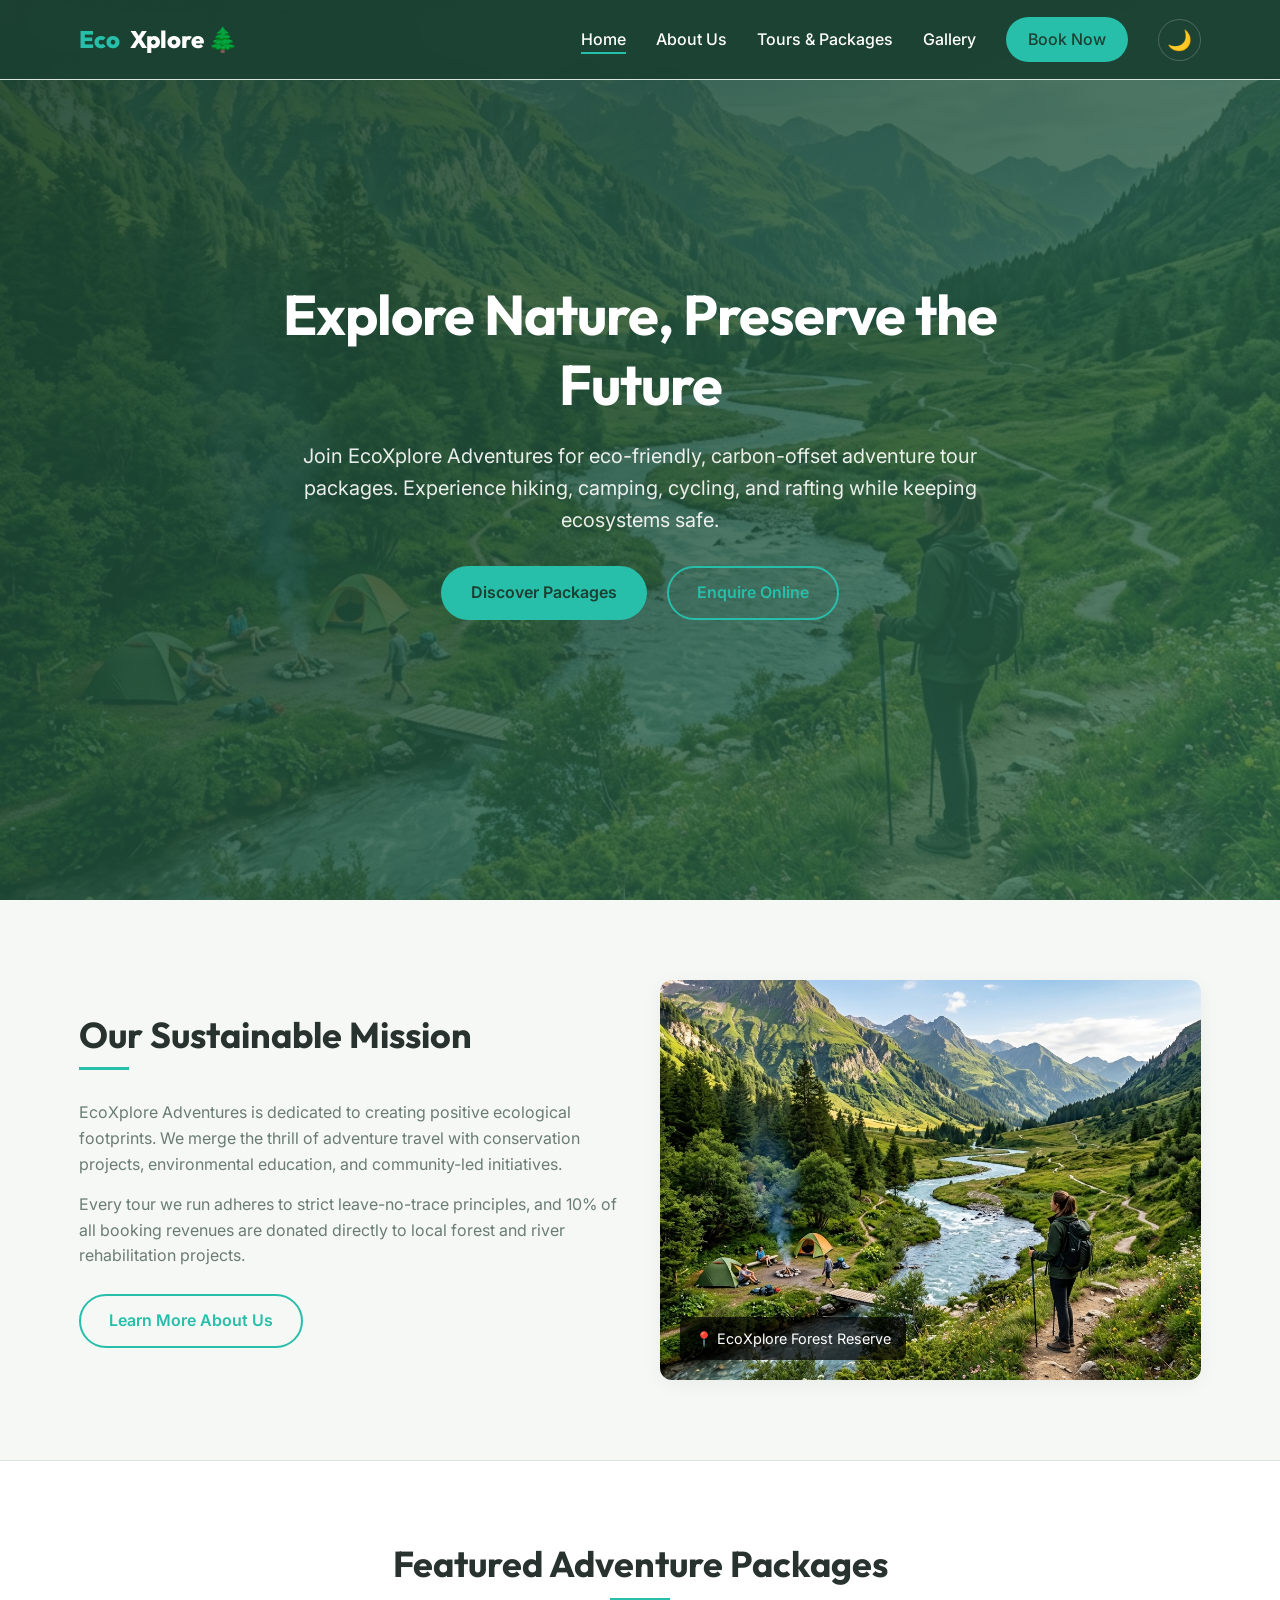
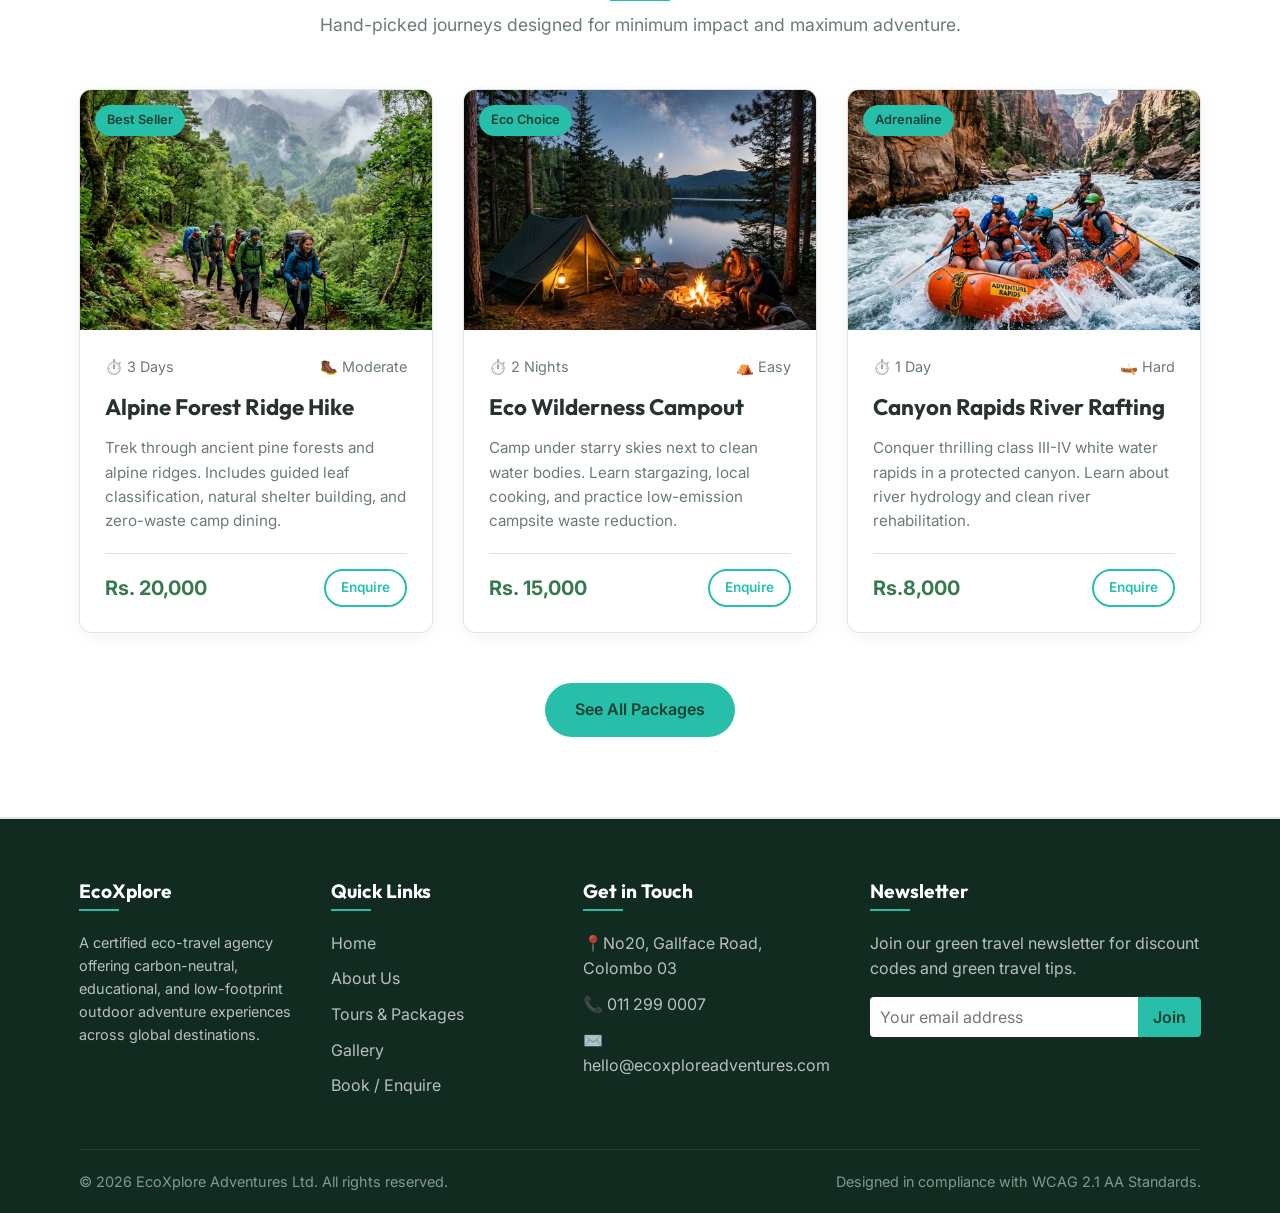
<file: index.html>
<!DOCTYPE html>
<html lang="en">
<head>
    <meta charset="UTF-8">
    <meta name="viewport" content="width=device-width, initial-scale=1.0">
    <meta name="description" content="EcoXplore Adventures offers sustainable, eco-friendly tour packages including hiking, camping, cycling, and river rafting. Explore the beauty of nature while preserving it.">
    <title>EcoXplore Adventures | Sustainable Eco-Tourism & Adventure Packages</title>
    <link rel="stylesheet" href="css/style.css">
</head>
<body>
    <a href="#main-content" class="skip-link">Skip to main content</a>

    <header>
        <div class="container navbar">
            <a href="index.html" class="logo" aria-label="EcoXplore Adventures Home">
                <span>Eco</span>Xplore 🌲
            </a>
            
            <nav id="nav-menu" aria-label="Main Navigation">
                <ul class="nav-links">
                    <li><a href="index.html" class="active">Home</a></li>
                    <li><a href="about.html">About Us</a></li>
                    <li><a href="tours.html">Tours & Packages</a></li>
                    <li><a href="gallery.html">Gallery</a></li>
                    <li><a href="booking.html" class="btn btn-primary" style="padding: 8px 20px; color: var(--primary);">Book Now</a></li>
                    <li>
                        <button id="theme-toggle" class="theme-toggle-btn" aria-label="Switch to dark mode" aria-live="polite">🌙</button>
                    </li>
                </ul>
            </nav>

            <button class="hamburger" aria-controls="nav-menu" aria-expanded="false" aria-label="Toggle navigation menu">
                <span></span>
                <span></span>
                <span></span>
            </button>
        </div>
    </header>

    <main id="main-content">
        <section class="hero" aria-label="Introduction Banner">
            <div class="container hero-content">
                <h1>Explore Nature, Preserve the Future</h1>
                <p>Join EcoXplore Adventures for eco-friendly, carbon-offset adventure tour packages. Experience hiking, camping, cycling, and rafting while keeping ecosystems safe.</p>
                <div class="hero-btns">
                    <a href="tours.html" class="btn btn-primary">Discover Packages</a>
                    <a href="booking.html" class="btn btn-outline">Enquire Online</a>
                </div>
            </div>
        </section>

        <section class="section-padding" aria-labelledby="mission-title">
            <div class="container grid-2">
                <div>
                    <h2 id="mission-title" style="font-size: 2.25rem; margin-bottom: 20px; position: relative; padding-bottom: 10px;">
                        Our Sustainable Mission
                        <span style="display: block; width: 50px; height: 3px; background-color: var(--accent); margin-top: 10px;"></span>
                    </h2>
                    <p style="margin-bottom: 15px; color: var(--text-muted);">EcoXplore Adventures is dedicated to creating positive ecological footprints. We merge the thrill of adventure travel with conservation projects, environmental education, and community-led initiatives.</p>
                    <p style="margin-bottom: 25px; color: var(--text-muted);">Every tour we run adheres to strict leave-no-trace principles, and 10% of all booking revenues are donated directly to local forest and river rehabilitation projects.</p>
                    <a href="about.html" class="btn btn-outline">Learn More About Us</a>
                </div>
                <div style="position: relative; border-radius: 12px; overflow: hidden; box-shadow: var(--shadow);">
                    <img src="images/hero.png" alt="Eco-tourists looking out over lush green forest canopy" style="width: 100%; height: 400px; object-fit: cover;">
                    <div style="position: absolute; bottom: 20px; left: 20px; background: rgba(0,0,0,0.7); color: #fff; padding: 10px 15px; border-radius: 6px; font-size: 0.9rem;">
                        📍 EcoXplore Forest Reserve
                    </div>
                </div>
            </div>
        </section>

        <section class="section-padding" style="background-color: var(--bg-card); border-top: 1px solid var(--border); border-bottom: 1px solid var(--border);" aria-labelledby="featured-title">
            <div class="container">
                <div class="section-title">
                    <h2 id="featured-title">Featured Adventure Packages</h2>
                    <p>Hand-picked journeys designed for minimum impact and maximum adventure.</p>
                </div>
                
                <div class="tours-grid">
                    <article class="tour-card" data-category="hiking">
                        <div class="tour-img-wrapper">
                            <span class="tour-badge">Best Seller</span>
                            <img src="images/hiking.png" alt="Hikers with backpacks walking on forest path">
                        </div>
                        <div class="tour-content">
                            <div class="tour-meta">
                                <span>⏱️ 3 Days</span>
                                <span>🥾 Moderate</span>
                            </div>
                            <h3>Alpine Forest Ridge Hike</h3>
                            <p>Trek through ancient pine forests and alpine ridges. Includes guided leaf classification, natural shelter building, and zero-waste camp dining.</p>
                            <div class="tour-price-footer">
                                <span class="tour-price">Rs. 20,000</span>
                                <a href="booking.html?package=hiking" class="btn btn-outline" style="padding: 6px 15px; font-size: 0.85rem;">Enquire</a>
                            </div>
                        </div>
                    </article>

                    <article class="tour-card" data-category="camping">
                        <div class="tour-img-wrapper">
                            <span class="tour-badge">Eco Choice</span>
                            <img src="images/camping.png" alt="Tent campsite under starry night sky near lake">
                        </div>
                        <div class="tour-content">
                            <div class="tour-meta">
                                <span>⏱️ 2 Nights</span>
                                <span>⛺ Easy</span>
                            </div>
                            <h3>Eco Wilderness Campout</h3>
                            <p>Camp under starry skies next to clean water bodies. Learn stargazing, local cooking, and practice low-emission campsite waste reduction.</p>
                            <div class="tour-price-footer">
                                <span class="tour-price">Rs. 15,000</span>
                                <a href="booking.html?package=camping" class="btn btn-outline" style="padding: 6px 15px; font-size: 0.85rem;">Enquire</a>
                            </div>
                        </div>
                    </article>

                    <article class="tour-card" data-category="water">
                        <div class="tour-img-wrapper">
                            <span class="tour-badge">Adrenaline</span>
                            <img src="images/rafting.png" alt="People in an inflatable raft navigating white water rapids">
                        </div>
                        <div class="tour-content">
                            <div class="tour-meta">
                                <span>⏱️ 1 Day</span>
                                <span>🛶 Hard</span>
                            </div>
                            <h3>Canyon Rapids River Rafting</h3>
                            <p>Conquer thrilling class III-IV white water rapids in a protected canyon. Learn about river hydrology and clean river rehabilitation.</p>
                            <div class="tour-price-footer">
                                <span class="tour-price">Rs.8,000</span>
                                <a href="booking.html?package=rafting" class="btn btn-outline" style="padding: 6px 15px; font-size: 0.85rem;">Enquire</a>
                            </div>
                        </div>
                    </article>
                </div>
                
                <div style="text-align: center; margin-top: 50px;">
                    <a href="tours.html" class="btn btn-primary">See All Packages</a>
                </div>
            </div>
        </section>
    </main>

    <footer>
        <div class="container">
            <div class="footer-grid">
                <div class="footer-about">
                    <h3>EcoXplore</h3>
                    <p style="color: rgba(255, 255, 255, 0.7); font-size: 0.9rem; margin-top: 15px;">A certified eco-travel agency offering carbon-neutral, educational, and low-footprint outdoor adventure experiences across global destinations.</p>
                </div>
                <div class="footer-links">
                    <h3>Quick Links</h3>
                    <ul>
                        <li><a href="index.html">Home</a></li>
                        <li><a href="about.html">About Us</a></li>
                        <li><a href="tours.html">Tours & Packages</a></li>
                        <li><a href="gallery.html">Gallery</a></li>
                        <li><a href="booking.html">Book / Enquire</a></li>
                    </ul>
                </div>
                <div class="footer-contact">
                  <h3>Get in Touch</h3>
                    <p>📍No20, Gallface Road, Colombo 03 </p>
                    <p>📞 011 299 0007</p>
                    <p>✉️ hello@ecoxploreadventures.com</p>
                </div>
                <div class="footer-newsletter">
                    <h3>Newsletter</h3>
                    <p>Join our green travel newsletter for discount codes and green travel tips.</p>
                    <form class="newsletter-form" action="#" onsubmit="alert('Thank you for subscribing!'); return false;">
                        <input type="email" placeholder="Your email address" required aria-label="Email address for newsletter">
                        <button type="submit">Join</button>
                    </form>
                </div>
            </div>
            <div class="footer-bottom">
                <p>&copy; 2026 EcoXplore Adventures Ltd. All rights reserved.</p>
                <p>Designed in compliance with WCAG 2.1 AA Standards.</p>
            </div>
        </div>
    </footer>

    <script src="js/script.js"></script>
</body>
</html>
</file>
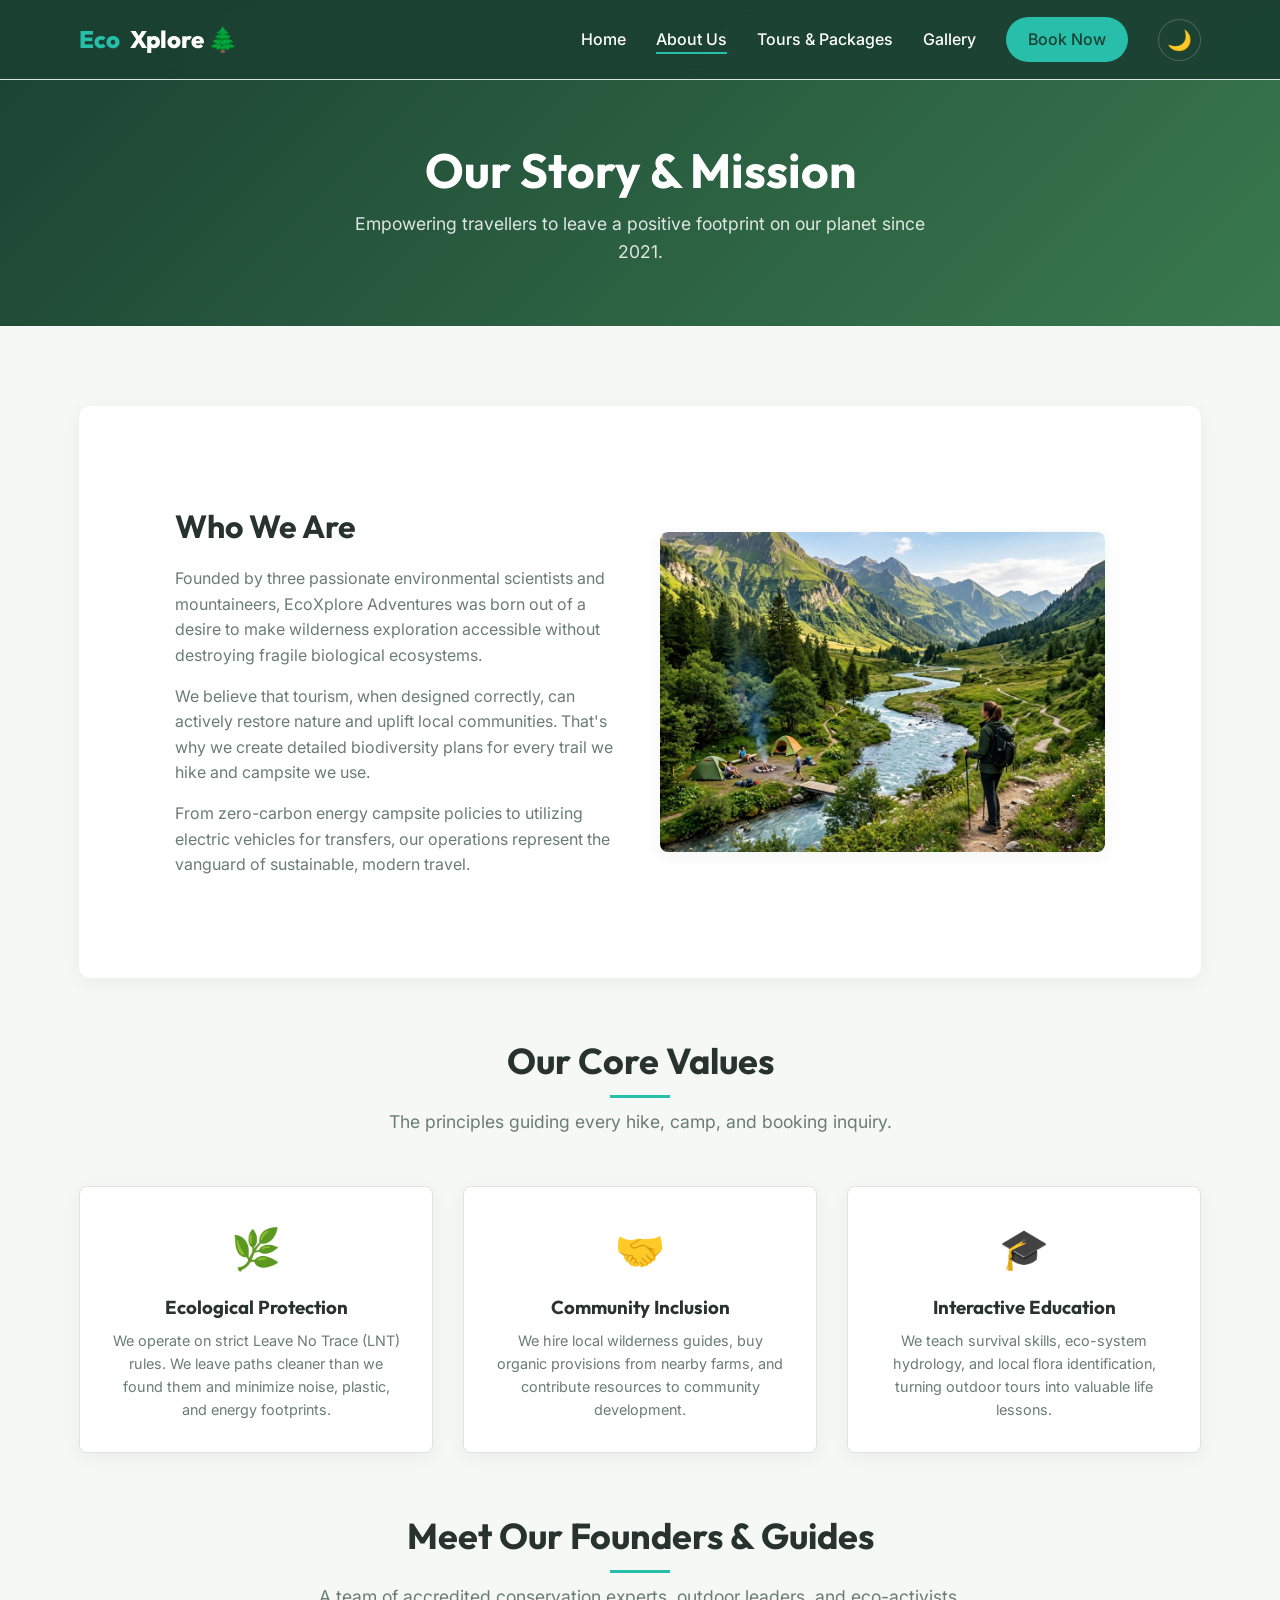
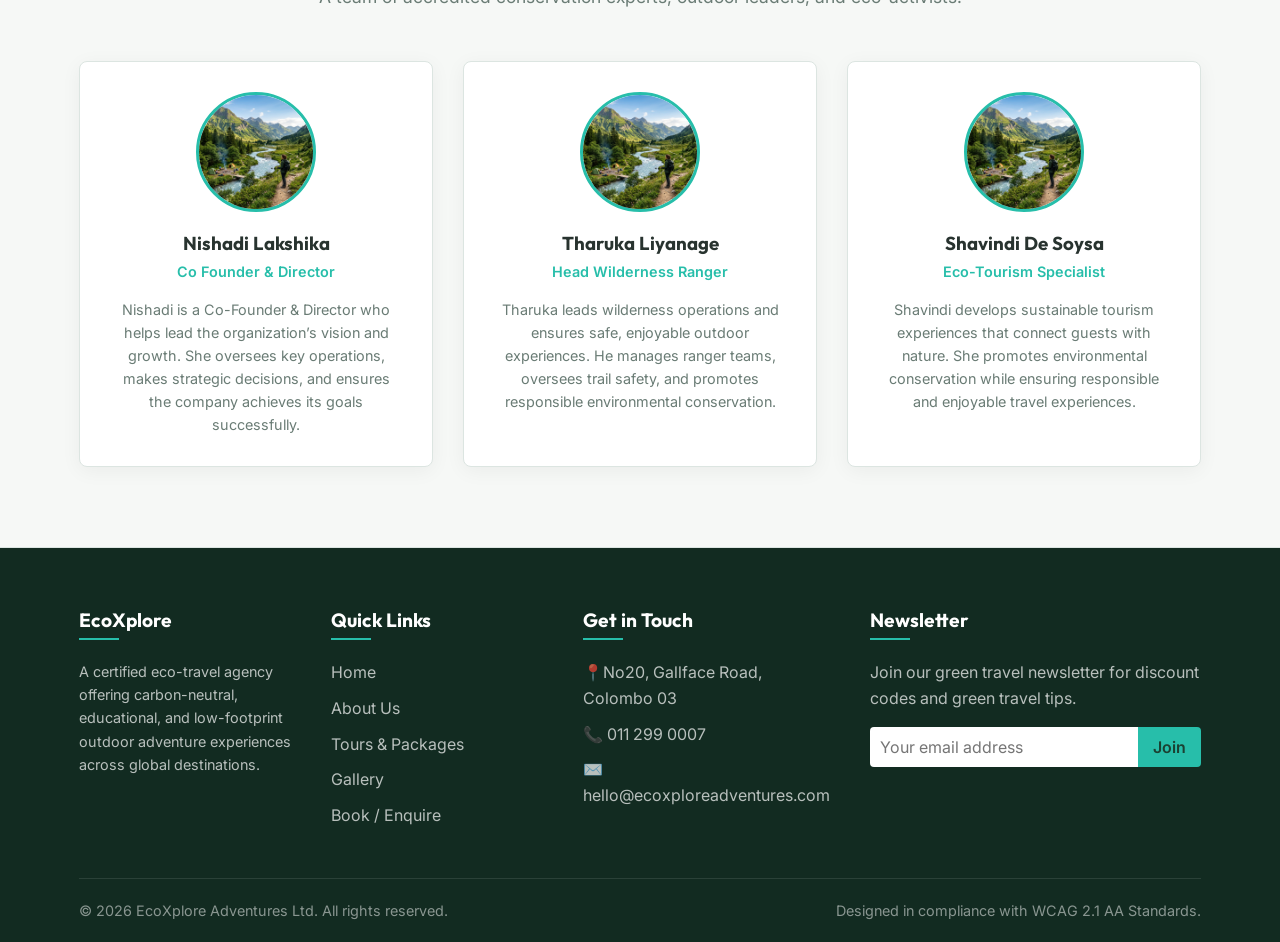
<file: about.html>
<!DOCTYPE html>
<html lang="en">
<head>
    <meta charset="UTF-8">
    <meta name="viewport" content="width=device-width, initial-scale=1.0">
    <meta name="description" content="Discover the team and values behind EcoXplore Adventures. Our mission is to promote sustainable, low-impact adventure tours.">
    <title>About Us | EcoXplore Adventures</title>
    <link rel="stylesheet" href="css/style.css">
</head>
<body>
    <a href="#main-content" class="skip-link">Skip to main content</a>
    <header>
        <div class="container navbar">
            <a href="index.html" class="logo" aria-label="EcoXplore Adventures Home">
                <span>Eco</span>Xplore 🌲
            </a>
            
            <nav id="nav-menu" aria-label="Main Navigation">
                <ul class="nav-links">
                    <li><a href="index.html">Home</a></li>
                    <li><a href="about.html" class="active">About Us</a></li>
                    <li><a href="tours.html">Tours & Packages</a></li>
                    <li><a href="gallery.html">Gallery</a></li>
                    <li><a href="booking.html" class="btn btn-primary" style="padding: 8px 20px; color: var(--primary);">Book Now</a></li>
                    <li>
                        <button id="theme-toggle" class="theme-toggle-btn" aria-label="Switch to dark mode" aria-live="polite">🌙</button>
                    </li>
                </ul>
            </nav>

            <button class="hamburger" aria-controls="nav-menu" aria-expanded="false" aria-label="Toggle navigation menu">
                <span></span>
                <span></span>
                <span></span>
            </button>
        </div>
    </header>

    <main id="main-content">
        <section class="section-padding" style="background: linear-gradient(135deg, var(--primary), var(--secondary)); color: var(--text-on-dark); text-align: center; padding-top: 140px; padding-bottom: 60px;">
            <div class="container">
                <h1 style="color: var(--text-on-dark); font-size: 3rem; margin-bottom: 10px;">Our Story & Mission</h1>
                <p style="font-size: 1.1rem; max-width: 600px; margin: 0 auto; color: rgba(255, 255, 255, 0.85);">Empowering travellers to leave a positive footprint on our planet since 2021.</p>
            </div>
        </section>

        <section class="section-padding">
            <div class="container">
                <div class="about-mission-section">
                    <div class="container" style="padding: 40px;">
                        <div class="grid-2">
                            <div>
                                <h2 style="font-size: 2rem; margin-bottom: 20px;">Who We Are</h2>
                                <p style="color: var(--text-muted); margin-bottom: 15px;">Founded by three passionate environmental scientists and mountaineers, EcoXplore Adventures was born out of a desire to make wilderness exploration accessible without destroying fragile biological ecosystems.</p>
                                <p style="color: var(--text-muted); margin-bottom: 15px;">We believe that tourism, when designed correctly, can actively restore nature and uplift local communities. That's why we create detailed biodiversity plans for every trail we hike and campsite we use.</p>
                                <p style="color: var(--text-muted);">From zero-carbon energy campsite policies to utilizing electric vehicles for transfers, our operations represent the vanguard of sustainable, modern travel.</p>
                            </div>
                            <div>
                                <img src="images/hero.png" alt="A clean eco-lodge in the middle of a green forest" style="border-radius: 8px; box-shadow: var(--shadow); width: 100%; height: 320px; object-fit: cover;">
                            </div>
                        </div>
                    </div>
                </div>

                <div class="section-title" style="margin-top: 40px;">
                    <h2>Our Core Values</h2>
                    <p>The principles guiding every hike, camp, and booking inquiry.</p>
                </div>

                <div class="grid-3" style="margin-bottom: 60px;">
                    <div style="background-color: var(--bg-card); padding: 30px; border-radius: 8px; border: 1px solid var(--border); box-shadow: var(--shadow); text-align: center;">
                        <div style="font-size: 2.5rem; margin-bottom: 15px;">🌿</div>
                        <h3 style="margin-bottom: 10px;">Ecological Protection</h3>
                        <p style="color: var(--text-muted); font-size: 0.9rem;">We operate on strict Leave No Trace (LNT) rules. We leave paths cleaner than we found them and minimize noise, plastic, and energy footprints.</p>
                    </div>

                    <div style="background-color: var(--bg-card); padding: 30px; border-radius: 8px; border: 1px solid var(--border); box-shadow: var(--shadow); text-align: center;">
                        <div style="font-size: 2.5rem; margin-bottom: 15px;">🤝</div>
                        <h3 style="margin-bottom: 10px;">Community Inclusion</h3>
                        <p style="color: var(--text-muted); font-size: 0.9rem;">We hire local wilderness guides, buy organic provisions from nearby farms, and contribute resources to community development.</p>
                    </div>

                    <div style="background-color: var(--bg-card); padding: 30px; border-radius: 8px; border: 1px solid var(--border); box-shadow: var(--shadow); text-align: center;">
                        <div style="font-size: 2.5rem; margin-bottom: 15px;">🎓</div>
                        <h3 style="margin-bottom: 10px;">Interactive Education</h3>
                        <p style="color: var(--text-muted); font-size: 0.9rem;">We teach survival skills, eco-system hydrology, and local flora identification, turning outdoor tours into valuable life lessons.</p>
                    </div>
                </div>
                
                <div class="section-title">
                    <h2>Meet Our Founders & Guides</h2>
                    <p>A team of accredited conservation experts, outdoor leaders, and eco-activists.</p>
                </div>

                <div class="team-grid">
                    <div class="team-member">
                        <img src="images/hero.png" alt="Sarah Jenkins, Co-founder & Lead Conservationist" class="team-avatar">
                        <h3>Nishadi Lakshika</h3>
                        <span>Co Founder & Director</span>
                        <p>Nishadi is a Co-Founder & Director who helps lead the organization’s vision and growth. She oversees key operations, makes strategic decisions, and ensures the company achieves its goals successfully.</p>
                    </div>

                    <div class="team-member">
                        <img src="images/hero.png" alt="Marcus Vance, Head Wilderness Ranger" class="team-avatar">
                        <h3>Tharuka Liyanage</h3>
                        <span>Head Wilderness Ranger</span>
                        <p>Tharuka leads wilderness operations and ensures safe, enjoyable outdoor experiences. He manages ranger teams, oversees trail safety, and promotes responsible environmental conservation.</p>
                    </div>

                    <div class="team-member">
                        <img src="images/hero.png" alt="Lin Chen, Sustainable Travel Advisor" class="team-avatar">
                        <h3>Shavindi De Soysa</h3>
                        <span>Eco-Tourism Specialist</span>
                        <p>Shavindi develops sustainable tourism experiences that connect guests with nature. She promotes environmental conservation while ensuring responsible and enjoyable travel experiences.</p>
                    </div>
                </div>
            </div>
        </section>
    </main>

    <footer>
        <div class="container">
            <div class="footer-grid">
                <div class="footer-about">
                    <h3>EcoXplore</h3>
                    <p style="color: rgba(255, 255, 255, 0.7); font-size: 0.9rem; margin-top: 15px;">A certified eco-travel agency offering carbon-neutral, educational, and low-footprint outdoor adventure experiences across global destinations.</p>
                </div>
                <div class="footer-links">
                    <h3>Quick Links</h3>
                    <ul>
                        <li><a href="index.html">Home</a></li>
                        <li><a href="about.html">About Us</a></li>
                        <li><a href="tours.html">Tours & Packages</a></li>
                        <li><a href="gallery.html">Gallery</a></li>
                        <li><a href="booking.html">Book / Enquire</a></li>
                    </ul>
                </div>
                <div class="footer-contact">
                    <h3>Get in Touch</h3>
                    <p>📍No20, Gallface Road, Colombo 03 </p>
                    <p>📞 011 299 0007</p>
                    <p>✉️ hello@ecoxploreadventures.com</p>
                </div>
                <div class="footer-newsletter">
                    <h3>Newsletter</h3>
                    <p>Join our green travel newsletter for discount codes and green travel tips.</p>
                    <form class="newsletter-form" action="#" onsubmit="alert('Thank you for subscribing!'); return false;">
                        <input type="email" placeholder="Your email address" required aria-label="Email address for newsletter">
                        <button type="submit">Join</button>
                    </form>
                </div>
            </div>
            <div class="footer-bottom">
                <p>&copy; 2026 EcoXplore Adventures Ltd. All rights reserved.</p>
                <p>Designed in compliance with WCAG 2.1 AA Standards.</p>
            </div>
        </div>
    </footer>

    <script src="js/script.js"></script>
</body>
</html>
</file>
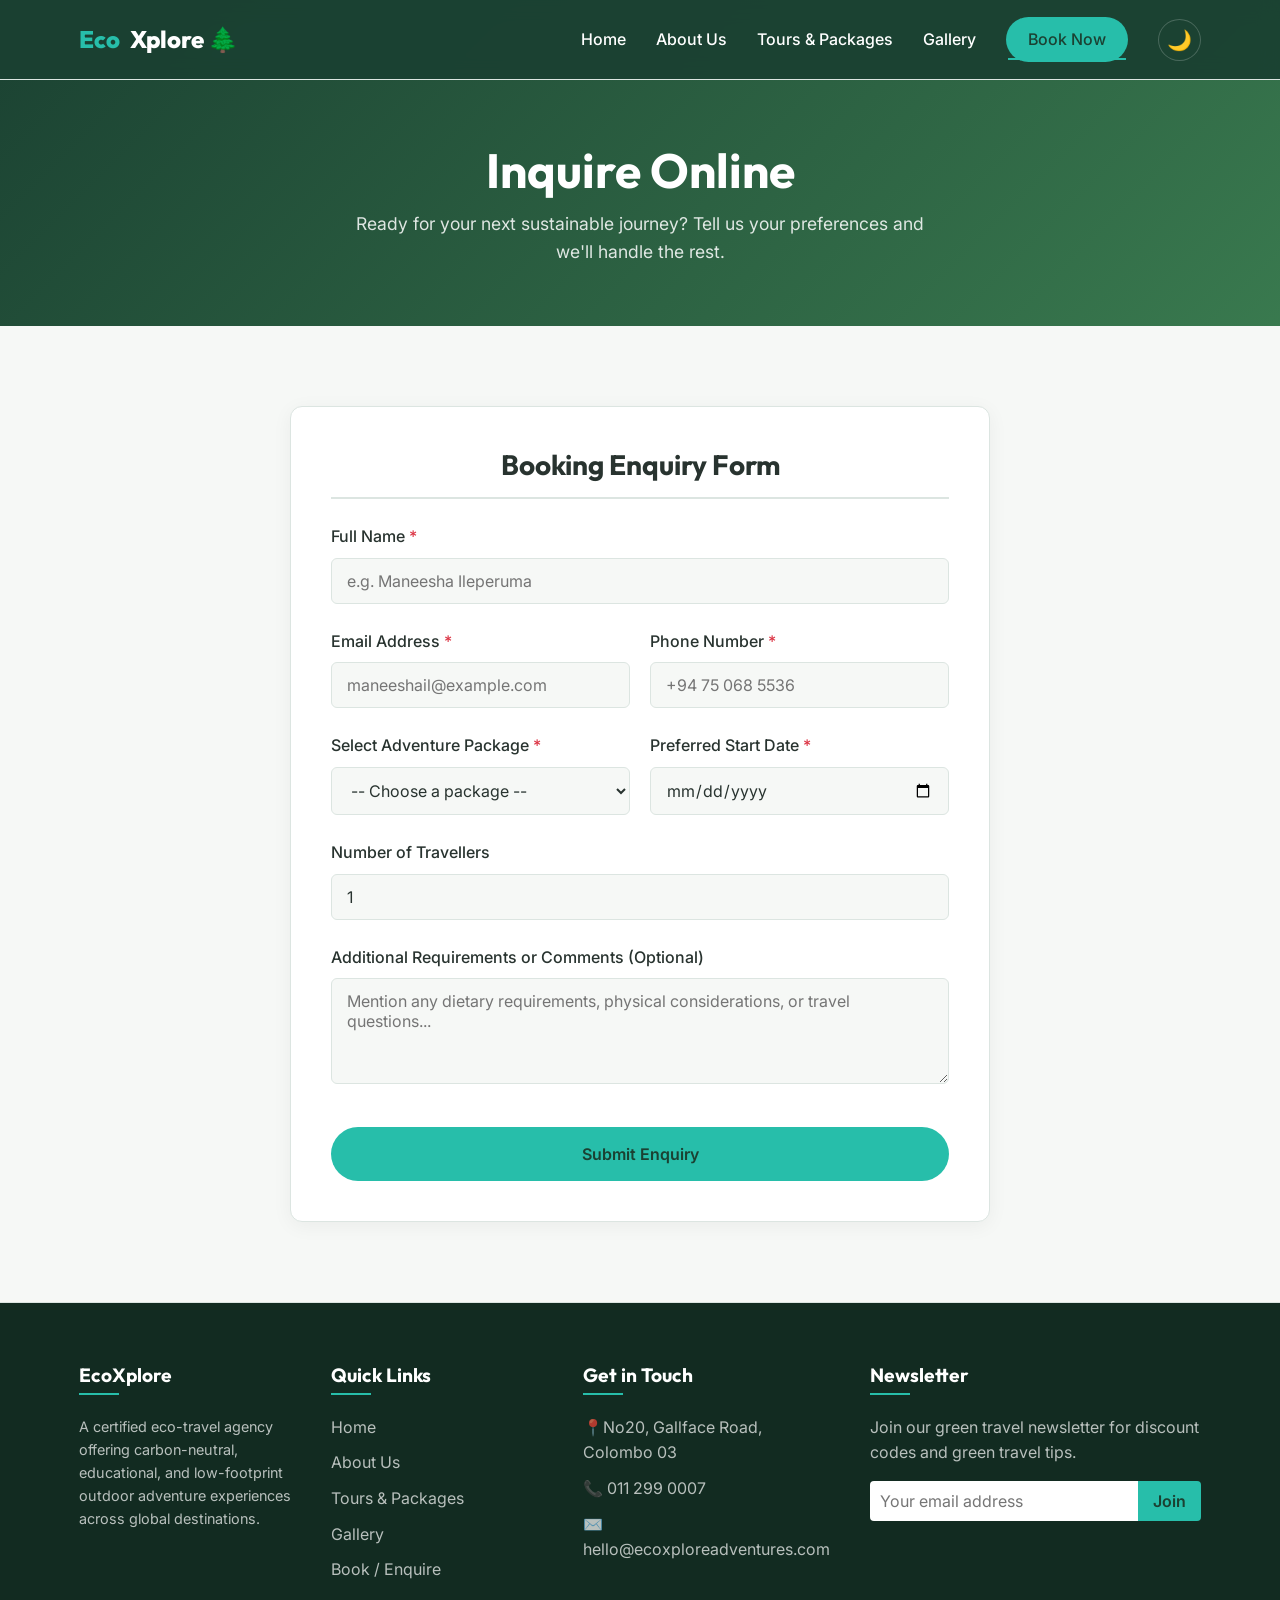
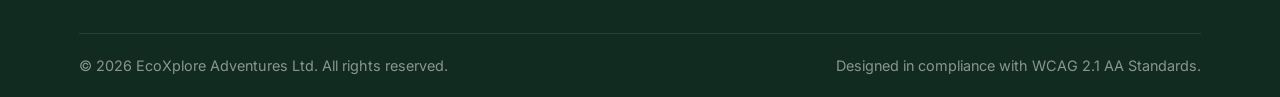
<file: booking.html>
<!DOCTYPE html>
<html lang="en">
<head>
    <meta charset="UTF-8">
    <meta name="viewport" content="width=device-width, initial-scale=1.0">
    <meta name="description" content="Submit a booking or information inquiry for one of our eco-friendly adventure tours. Online forms with instant validation.">
    <title>Book a Tour | EcoXplore Adventures</title>
    <link rel="stylesheet" href="css/style.css">
</head>
<body>
    <a href="#main-content" class="skip-link">Skip to main content</a>

    <header>
        <div class="container navbar">
            <a href="index.html" class="logo" aria-label="EcoXplore Adventures Home">
                <span>Eco</span>Xplore 🌲
            </a>
            
            <nav id="nav-menu" aria-label="Main Navigation">
                <ul class="nav-links">
                    <li><a href="index.html">Home</a></li>
                    <li><a href="about.html">About Us</a></li>
                    <li><a href="tours.html">Tours & Packages</a></li>
                    <li><a href="gallery.html">Gallery</a></li>
                    <li><a href="booking.html" class="active btn btn-primary" style="padding: 8px 20px; color: var(--primary);">Book Now</a></li>
                    <li>
                        <button id="theme-toggle" class="theme-toggle-btn" aria-label="Switch to dark mode" aria-live="polite">🌙</button>
                    </li>
                </ul>
            </nav>

            <button class="hamburger" aria-controls="nav-menu" aria-expanded="false" aria-label="Toggle navigation menu">
                <span></span>
                <span></span>
                <span></span>
            </button>
        </div>
    </header>

    <main id="main-content">
        <section class="section-padding" style="background: linear-gradient(135deg, var(--primary), var(--secondary)); color: var(--text-on-dark); text-align: center; padding-top: 140px; padding-bottom: 60px;">
            <div class="container">
                <h1 style="color: var(--text-on-dark); font-size: 3rem; margin-bottom: 10px;">Inquire Online</h1>
                <p style="font-size: 1.1rem; max-width: 600px; margin: 0 auto; color: rgba(255, 255, 255, 0.85);">Ready for your next sustainable journey? Tell us your preferences and we'll handle the rest.</p>
            </div>
        </section>

        <section class="section-padding">
            <div class="container">
                <div id="success-banner" class="success-banner" role="alert"></div>

                <div class="form-container">
                    <h2 style="font-size: 1.75rem; margin-bottom: 25px; text-align: center; border-bottom: 2px solid var(--border); padding-bottom: 15px;">Booking Enquiry Form</h2>
                    
                    <form id="booking-form" novalidate>
                        <div class="form-group">
                            <label for="name">Full Name <span style="color: #dc3545;">*</span></label>
                            <input type="text" id="name" name="name" class="form-control" placeholder="e.g. Maneesha Ileperuma" required>
                            <span class="error-message" role="alert" id="name-error">Please enter your full name.</span>
                        </div>

                        <div class="form-row">
                            <div class="form-group">
                                <label for="email">Email Address <span style="color: #dc3545;">*</span></label>
                                <input type="email" id="email" name="email" class="form-control" placeholder="maneeshail@example.com" required>
                                <span class="error-message" role="alert" id="email-error">Please enter a valid email address.</span>
                            </div>
                            <div class="form-group">
                                <label for="phone">Phone Number <span style="color: #dc3545;">*</span></label>
                                <input type="tel" id="phone" name="phone" class="form-control" placeholder="+94 75 068 5536" required>
                                <span class="error-message" role="alert" id="phone-error">Please enter a valid phone number.</span>
                            </div>
                        </div>

                        <div class="form-row">
                            <div class="form-group">
                                <label for="tour-package">Select Adventure Package <span style="color: #dc3545;">*</span></label>
                                <select id="tour-package" name="tour-package" class="form-control" required>
                                    <option value="" disabled selected>-- Choose a package --</option>
                                    <option value="hiking">Alpine Forest Ridge Hike (Rs.20,000)</option>
                                    <option value="camping">Eco Wilderness Campout (Rs.15,000)</option>
                                    <option value="cycling">Green Valley Cycling Trek (Rs.18,000)</option>
                                    <option value="rafting">Canyon Rapids River Rafting (Rs.8,000)</option>
                                </select>
                                <span class="error-message" role="alert" id="package-error">Please select an adventure package.</span>
                            </div>

                            <div class="form-group">
                                <label for="date">Preferred Start Date <span style="color: #dc3545;">*</span></label>
                                <input type="date" id="date" name="date" class="form-control" required>
                                <span class="error-message" role="alert" id="date-error">Please select a future start date.</span>
                            </div>
                        </div>
                        <div class="form-group">
                            <label for="group-size">Number of Travellers</label>
                            <input type="number" id="group-size" name="group-size" class="form-control" min="1" max="25" value="1">
                        </div>

                        <div class="form-group">
                            <label for="notes">Additional Requirements or Comments (Optional)</label>
                            <textarea id="notes" name="notes" class="form-control" rows="4" placeholder="Mention any dietary requirements, physical considerations, or travel questions..."></textarea>
                        </div>

                        <button type="submit" class="btn btn-primary" style="width: 100%; padding: 15px; margin-top: 10px; color: var(--primary);">Submit Enquiry</button>
                    </form>
                </div>
            </div>
        </section>
    </main>

    <footer>
        <div class="container">
            <div class="footer-grid">
                <div class="footer-about">
                    <h3>EcoXplore</h3>
                    <p style="color: rgba(255, 255, 255, 0.7); font-size: 0.9rem; margin-top: 15px;">A certified eco-travel agency offering carbon-neutral, educational, and low-footprint outdoor adventure experiences across global destinations.</p>
                </div>
                <div class="footer-links">
                    <h3>Quick Links</h3>
                    <ul>
                        <li><a href="index.html">Home</a></li>
                        <li><a href="about.html">About Us</a></li>
                        <li><a href="tours.html">Tours & Packages</a></li>
                        <li><a href="gallery.html">Gallery</a></li>
                        <li><a href="booking.html">Book / Enquire</a></li>
                    </ul>
                </div>
                <div class="footer-contact">
                    <h3>Get in Touch</h3>
                    <p>📍No20, Gallface Road, Colombo 03 </p>
                    <p>📞 011 299 0007</p>
                    <p>✉️ hello@ecoxploreadventures.com</p>
                </div>
                <div class="footer-newsletter">
                    <h3>Newsletter</h3>
                    <p>Join our green travel newsletter for discount codes and green travel tips.</p>
                    <form class="newsletter-form" action="#" onsubmit="alert('Thank you for subscribing!'); return false;">
                        <input type="email" placeholder="Your email address" required aria-label="Email address for newsletter">
                        <button type="submit">Join</button>
                    </form>
                </div>
            </div>
            <div class="footer-bottom">
                <p>&copy; 2026 EcoXplore Adventures Ltd. All rights reserved.</p>
                <p>Designed in compliance with WCAG 2.1 AA Standards.</p>
            </div>
        </div>
    </footer>

    <script src="js/script.js"></script>
</body>
</html>
</file>
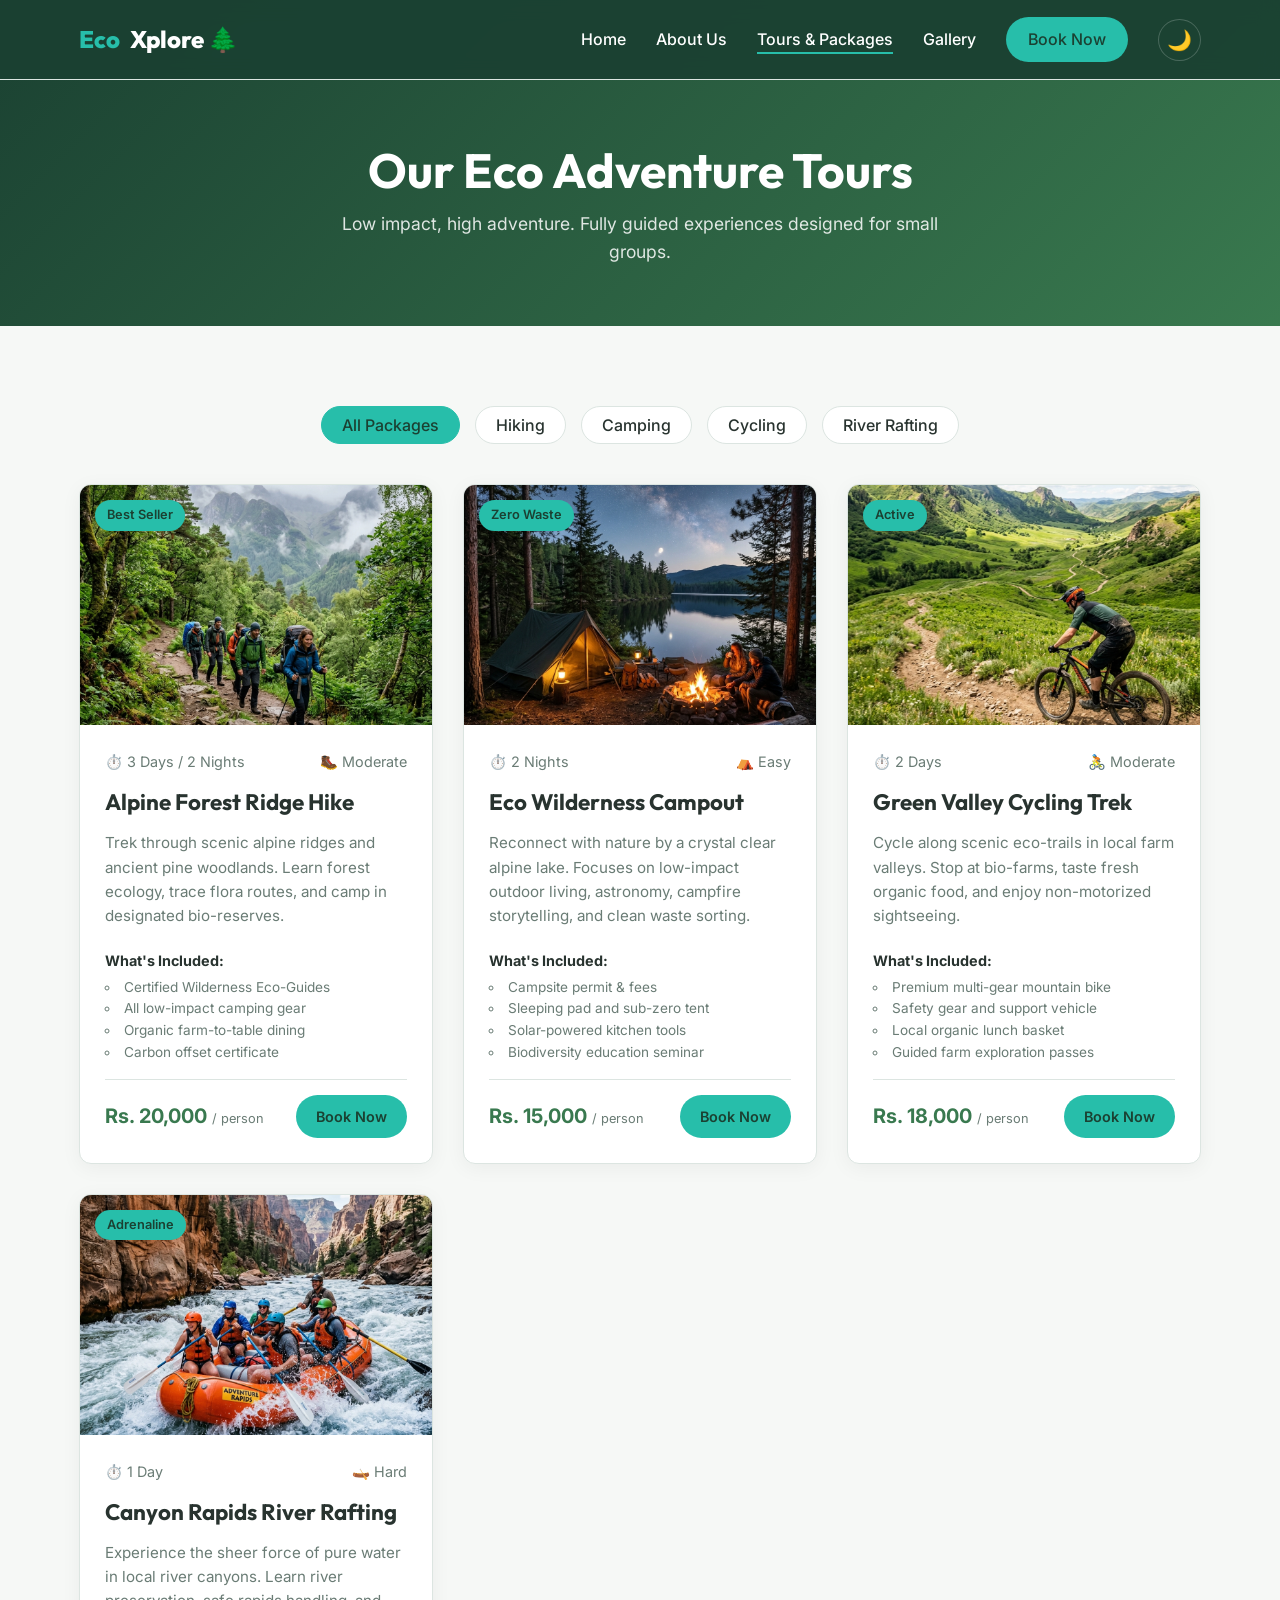
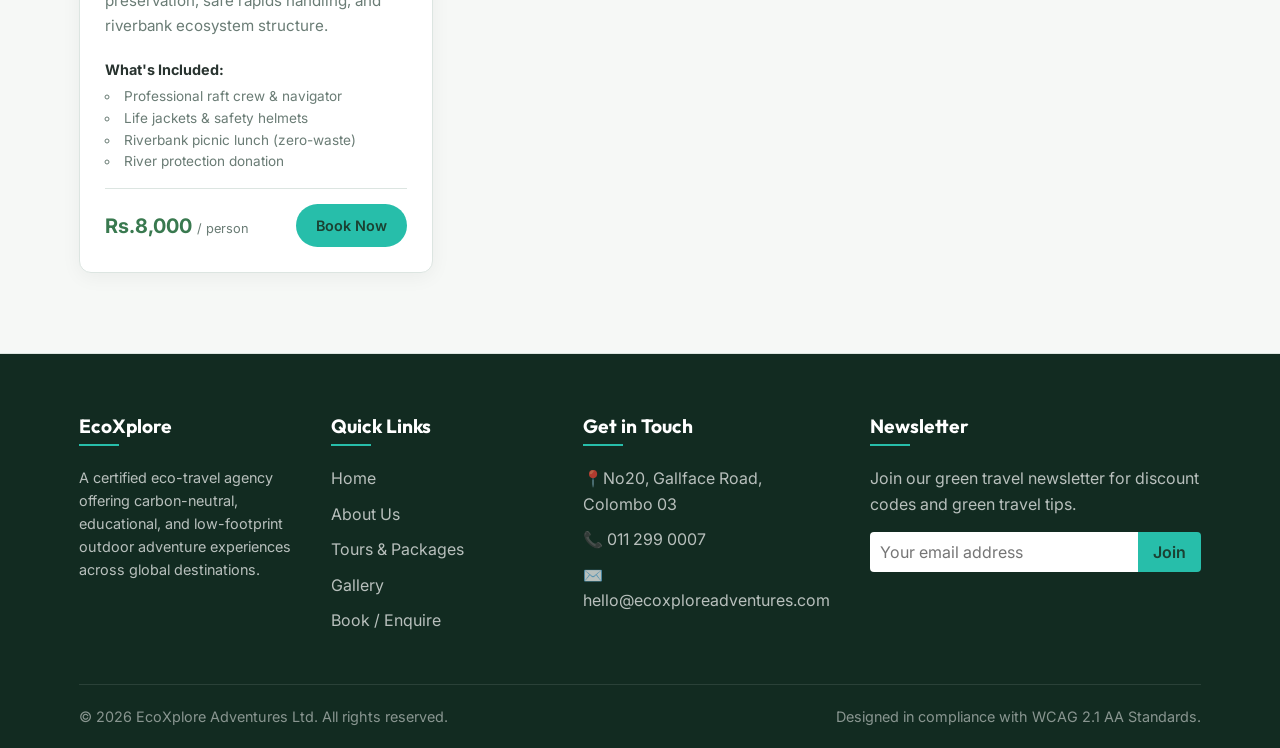
<file: tours.html>
<!DOCTYPE html>
<html lang="en">
<head>
    <meta charset="UTF-8">
    <meta name="viewport" content="width=device-width, initial-scale=1.0">
    <meta name="description" content="View our sustainable and eco-friendly tour packages including hiking, camping, mountain biking, and white water rafting.">
    <title>Tours & Packages | EcoXplore Adventures</title>
    <link rel="stylesheet" href="css/style.css">
</head>
<body>

    <a href="#main-content" class="skip-link">Skip to main content</a>


    <header>
        <div class="container navbar">
            <a href="index.html" class="logo" aria-label="EcoXplore Adventures Home">
                <span>Eco</span>Xplore 🌲
            </a>
            
            <nav id="nav-menu" aria-label="Main Navigation">
                <ul class="nav-links">
                    <li><a href="index.html">Home</a></li>
                    <li><a href="about.html">About Us</a></li>
                    <li><a href="tours.html" class="active">Tours & Packages</a></li>
                    <li><a href="gallery.html">Gallery</a></li>
                    <li><a href="booking.html" class="btn btn-primary" style="padding: 8px 20px; color: var(--primary);">Book Now</a></li>
                    <li>
                        <button id="theme-toggle" class="theme-toggle-btn" aria-label="Switch to dark mode" aria-live="polite">🌙</button>
                    </li>
                </ul>
            </nav>

            <button class="hamburger" aria-controls="nav-menu" aria-expanded="false" aria-label="Toggle navigation menu">
                <span></span>
                <span></span>
                <span></span>
            </button>
        </div>
    </header>


    <main id="main-content">

        <section class="section-padding" style="background: linear-gradient(135deg, var(--primary), var(--secondary)); color: var(--text-on-dark); text-align: center; padding-top: 140px; padding-bottom: 60px;">
            <div class="container">
                <h1 style="color: var(--text-on-dark); font-size: 3rem; margin-bottom: 10px;">Our Eco Adventure Tours</h1>
                <p style="font-size: 1.1rem; max-width: 600px; margin: 0 auto; color: rgba(255, 255, 255, 0.85);">Low impact, high adventure. Fully guided experiences designed for small groups.</p>
            </div>
        </section>


        <section class="section-padding">
            <div class="container">

                <div class="filter-container" aria-label="Filter tours by category">
                    <button class="filter-btn active" data-filter="all">All Packages</button>
                    <button class="filter-btn" data-filter="hiking">Hiking</button>
                    <button class="filter-btn" data-filter="camping">Camping</button>
                    <button class="filter-btn" data-filter="cycling">Cycling</button>
                    <button class="filter-btn" data-filter="water">River Rafting</button>
                </div>

                
                <div class="tours-grid">
                    
                    <article class="tour-card" data-category="hiking">
                        <div class="tour-img-wrapper">
                            <span class="tour-badge">Best Seller</span>
                            <img src="images/hiking.png" alt="Group hiking in alpine woods">
                        </div>
                        <div class="tour-content">
                            <div class="tour-meta">
                                <span>⏱️ 3 Days / 2 Nights</span>
                                <span>🥾 Moderate</span>
                            </div>
                            <h3>Alpine Forest Ridge Hike</h3>
                            <p>Trek through scenic alpine ridges and ancient pine woodlands. Learn forest ecology, trace flora routes, and camp in designated bio-reserves.</p>
                            <div style="margin-bottom: 15px;">
                                <strong style="font-size: 0.9rem; display: block; margin-bottom: 5px;">What's Included:</strong>
                                <ul style="font-size: 0.85rem; color: var(--text-muted); list-style: inside circle;">
                                    <li>Certified Wilderness Eco-Guides</li>
                                    <li>All low-impact camping gear</li>
                                    <li>Organic farm-to-table dining</li>
                                    <li>Carbon offset certificate</li>
                                </ul>
                            </div>
                            <div class="tour-price-footer">
                                <span class="tour-price">Rs. 20,000 <span style="font-size: 0.8rem; font-weight: normal; color: var(--text-muted);">/ person</span></span>
                                <a href="booking.html?package=hiking" class="btn btn-primary" style="padding: 8px 18px; font-size: 0.9rem; color: var(--primary);">Book Now</a>
                            </div>
                        </div>
                    </article>


                    <article class="tour-card" data-category="camping">
                        <div class="tour-img-wrapper">
                            <span class="tour-badge">Zero Waste</span>
                            <img src="images/camping.png" alt="Twilight campsite setup under stars near lake">
                        </div>
                        <div class="tour-content">
                            <div class="tour-meta">
                                <span>⏱️ 2 Nights</span>
                                <span>⛺ Easy</span>
                            </div>
                            <h3>Eco Wilderness Campout</h3>
                            <p>Reconnect with nature by a crystal clear alpine lake. Focuses on low-impact outdoor living, astronomy, campfire storytelling, and clean waste sorting.</p>
                            <div style="margin-bottom: 15px;">
                                <strong style="font-size: 0.9rem; display: block; margin-bottom: 5px;">What's Included:</strong>
                                <ul style="font-size: 0.85rem; color: var(--text-muted); list-style: inside circle;">
                                    <li>Campsite permit & fees</li>
                                    <li>Sleeping pad and sub-zero tent</li>
                                    <li>Solar-powered kitchen tools</li>
                                    <li>Biodiversity education seminar</li>
                                </ul>
                            </div>
                            <div class="tour-price-footer">
                                <span class="tour-price">Rs. 15,000 <span style="font-size: 0.8rem; font-weight: normal; color: var(--text-muted);">/ person</span></span>
                                <a href="booking.html?package=camping" class="btn btn-primary" style="padding: 8px 18px; font-size: 0.9rem; color: var(--primary);">Book Now</a>
                            </div>
                        </div>
                    </article>

                    
                    <article class="tour-card" data-category="cycling">
                        <div class="tour-img-wrapper">
                            <span class="tour-badge">Active</span>
                            <img src="images/cycling.png" alt="Cyclist riding downhill on a green mountain path">
                        </div>
                        <div class="tour-content">
                            <div class="tour-meta">
                                <span>⏱️ 2 Days</span>
                                <span>🚴 Moderate</span>
                            </div>
                            <h3>Green Valley Cycling Trek</h3>
                            <p>Cycle along scenic eco-trails in local farm valleys. Stop at bio-farms, taste fresh organic food, and enjoy non-motorized sightseeing.</p>
                            <div style="margin-bottom: 15px;">
                                <strong style="font-size: 0.9rem; display: block; margin-bottom: 5px;">What's Included:</strong>
                                <ul style="font-size: 0.85rem; color: var(--text-muted); list-style: inside circle;">
                                    <li>Premium multi-gear mountain bike</li>
                                    <li>Safety gear and support vehicle</li>
                                    <li>Local organic lunch basket</li>
                                    <li>Guided farm exploration passes</li>
                                </ul>
                            </div>
                            <div class="tour-price-footer">
                                <span class="tour-price">Rs. 18,000 <span style="font-size: 0.8rem; font-weight: normal; color: var(--text-muted);">/ person</span></span>
                                <a href="booking.html?package=cycling" class="btn btn-primary" style="padding: 8px 18px; font-size: 0.9rem; color: var(--primary);">Book Now</a>
                            </div>
                        </div>
                    </article>


                    <article class="tour-card" data-category="water">
                        <div class="tour-img-wrapper">
                            <span class="tour-badge">Adrenaline</span>
                            <img src="images/rafting.png" alt="People paddling raft in white water river">
                        </div>
                        <div class="tour-content">
                            <div class="tour-meta">
                                <span>⏱️ 1 Day</span>
                                <span>🛶 Hard</span>
                            </div>
                            <h3>Canyon Rapids River Rafting</h3>
                            <p>Experience the sheer force of pure water in local river canyons. Learn river preservation, safe rapids handling, and riverbank ecosystem structure.</p>
                            <div style="margin-bottom: 15px;">
                                <strong style="font-size: 0.9rem; display: block; margin-bottom: 5px;">What's Included:</strong>
                                <ul style="font-size: 0.85rem; color: var(--text-muted); list-style: inside circle;">
                                    <li>Professional raft crew & navigator</li>
                                    <li>Life jackets & safety helmets</li>
                                    <li>Riverbank picnic lunch (zero-waste)</li>
                                    <li>River protection donation</li>
                                </ul>
                            </div>
                            <div class="tour-price-footer">
                                <span class="tour-price">Rs.8,000 <span style="font-size: 0.8rem; font-weight: normal; color: var(--text-muted);">/ person</span></span>
                                <a href="booking.html?package=rafting" class="btn btn-primary" style="padding: 8px 18px; font-size: 0.9rem; color: var(--primary);">Book Now</a>
                            </div>
                        </div>
                    </article>
                </div>
            </div>
        </section>
    </main>


    <footer>
        <div class="container">
            <div class="footer-grid">
                <div class="footer-about">
                    <h3>EcoXplore</h3>
                    <p style="color: rgba(255, 255, 255, 0.7); font-size: 0.9rem; margin-top: 15px;">A certified eco-travel agency offering carbon-neutral, educational, and low-footprint outdoor adventure experiences across global destinations.</p>
                </div>
                <div class="footer-links">
                    <h3>Quick Links</h3>
                    <ul>
                        <li><a href="index.html">Home</a></li>
                        <li><a href="about.html">About Us</a></li>
                        <li><a href="tours.html">Tours & Packages</a></li>
                        <li><a href="gallery.html">Gallery</a></li>
                        <li><a href="booking.html">Book / Enquire</a></li>
                    </ul>
                </div>
                <div class="footer-contact">
                  <h3>Get in Touch</h3>
                    <p>📍No20, Gallface Road, Colombo 03 </p>
                    <p>📞 011 299 0007</p>
                    <p>✉️ hello@ecoxploreadventures.com</p>
                </div>
                <div class="footer-newsletter">
                    <h3>Newsletter</h3>
                    <p>Join our green travel newsletter for discount codes and green travel tips.</p>
                    <form class="newsletter-form" action="#" onsubmit="alert('Thank you for subscribing!'); return false;">
                        <input type="email" placeholder="Your email address" required aria-label="Email address for newsletter">
                        <button type="submit">Join</button>
                    </form>
                </div>
            </div>
            <div class="footer-bottom">
                <p>&copy; 2026 EcoXplore Adventures Ltd. All rights reserved.</p>
                <p>Designed in compliance with WCAG 2.1 AA Standards.</p>
            </div>
        </div>
    </footer>

    <script src="js/script.js"></script>
</body>
</html>
</file>
<file: css/style.css>
@import url('https://fonts.googleapis.com/css2?family=Inter:wght@300;400;500;600&family=Outfit:wght@400;500;600;700;800&display=swap');

:root {
    --primary-h: 156;
    --primary-s: 42%;
    --primary-l: 18%;
    --primary: hsl(var(--primary-h), var(--primary-s), var(--primary-l));
    --primary-light: hsl(156, 36%, 30%);
    --secondary: hsl(140, 36%, 35%);
    --accent: hsl(172, 66%, 45%);
    --accent-light: hsl(172, 66%, 55%);
    
    --bg-main: hsl(120, 15%, 97%);
    --bg-card: hsl(0, 0%, 100%);
    --bg-header: hsla(156, 42%, 18%, 0.95);
    --bg-footer: hsl(156, 42%, 12%);
    --text: hsl(156, 12%, 18%);
    --text-muted: hsl(156, 8%, 45%);
    --text-on-dark: hsl(0, 0%, 100%);
    --border: hsl(156, 15%, 88%);
    --shadow: 0 4px 20px rgba(0, 0, 0, 0.05);
    --shadow-hover: 0 10px 30px rgba(0, 0, 0, 0.12);
    
    --font-heading: 'Outfit', sans-serif;
    --font-body: 'Inter', sans-serif;
    --transition: all 0.3s cubic-bezier(0.25, 0.8, 0.25, 1);
    --container-width: 1200px;
    --header-height: 80px;
}

body.dark-theme {
    --bg-main: hsl(156, 25%, 8%);
    --bg-card: hsl(156, 20%, 12%);
    --bg-header: hsla(156, 25%, 6%, 0.95);
    --bg-footer: hsl(156, 25%, 4%);
    --text: hsl(156, 15%, 90%);
    --text-muted: hsl(156, 10%, 65%);
    --border: hsl(156, 15%, 20%);
    --shadow: 0 4px 20px rgba(0, 0, 0, 0.3);
    --shadow-hover: 0 10px 30px rgba(0, 0, 0, 0.4);
}

*, *::before, *::after {
    box-sizing: border-box;
    margin: 0;
    padding: 0;
}

html {
    scroll-behavior: smooth;
    font-size: 16px;
}

body {
    font-family: var(--font-body);
    background-color: var(--bg-main);
    color: var(--text);
    line-height: 1.6;
    transition: background-color 0.3s ease, color 0.3s ease;
    overflow-x: hidden;
}

h1, h2, h3, h4, h5, h6 {
    font-family: var(--font-heading);
    color: var(--text);
    font-weight: 700;
    line-height: 1.25;
}

a {
    color: inherit;
    text-decoration: none;
    transition: var(--transition);
}

img {
    max-width: 100%;
    height: auto;
    display: block;
}

ul {
    list-style: none;
}

button, input, select, textarea {
    font-family: inherit;
    font-size: inherit;
}

.skip-link {
    position: absolute;
    top: -100px;
    left: 20px;
    background: var(--accent);
    color: var(--primary);
    padding: 10px 20px;
    z-index: 9999;
    border-radius: 4px;
    font-weight: 600;
    transition: top 0.2s ease;
}

.skip-link:focus {
    top: 20px;
}

.container {
    width: 90%;
    max-width: var(--container-width);
    margin: 0 auto;
    padding: 0 15px;
}

.section-padding {
    padding: 80px 0;
}

.grid-2 {
    display: grid;
    grid-template-columns: repeat(2, 1fr);
    gap: 40px;
    align-items: center;
}

.grid-3 {
    display: grid;
    grid-template-columns: repeat(3, 1fr);
    gap: 30px;
}

.grid-4 {
    display: grid;
    grid-template-columns: repeat(4, 1fr);
    gap: 20px;
}

header {
    background-color: var(--bg-header);
    position: fixed;
    top: 0;
    left: 0;
    width: 100%;
    height: var(--header-height);
    z-index: 1000;
    backdrop-filter: blur(10px);
    border-bottom: 1px solid var(--border);
    transition: var(--transition);
}

.navbar {
    display: flex;
    justify-content: space-between;
    align-items: center;
    height: 100%;
}

.logo {
    display: flex;
    align-items: center;
    gap: 10px;
    font-family: var(--font-heading);
    font-weight: 800;
    font-size: 1.5rem;
    color: var(--text-on-dark);
}

.logo span {
    color: var(--accent);
}

.nav-links {
    display: flex;
    align-items: center;
    gap: 30px;
}

.nav-links a {
    color: var(--text-on-dark);
    font-weight: 500;
    position: relative;
    padding: 5px 0;
}

.nav-links a::after {
    content: '';
    position: absolute;
    bottom: 0;
    left: 0;
    width: 0;
    height: 2px;
    background-color: var(--accent);
    transition: var(--transition);
}

.nav-links a:hover::after,
.nav-links a.active::after {
    width: 100%;
}

.theme-toggle-btn {
    background: transparent;
    border: none;
    cursor: pointer;
    font-size: 1.25rem;
    color: var(--text-on-dark);
    padding: 8px;
    display: flex;
    align-items: center;
    justify-content: center;
    border-radius: 50%;
    transition: var(--transition);
    border: 1px solid rgba(255, 255, 255, 0.2);
}

.theme-toggle-btn:hover {
    background-color: rgba(255, 255, 255, 0.1);
    color: var(--accent);
}

.hamburger {
    display: none;
    flex-direction: column;
    gap: 5px;
    background: none;
    border: none;
    cursor: pointer;
}

.hamburger span {
    display: block;
    width: 25px;
    height: 3px;
    background-color: var(--text-on-dark);
    border-radius: 3px;
    transition: var(--transition);
}

footer {
    background-color: var(--bg-footer);
    color: var(--text-on-dark);
    padding: 60px 0 20px 0;
    border-top: 1px solid var(--border);
}

.footer-grid {
    display: grid;
    grid-template-columns: repeat(4, 1fr);
    gap: 40px;
    margin-bottom: 40px;
}

.footer-about h3, .footer-links h3, .footer-contact h3, .footer-newsletter h3 {
    color: var(--text-on-dark);
    margin-bottom: 20px;
    font-size: 1.2rem;
    position: relative;
    padding-bottom: 8px;
}

.footer-about h3::after, .footer-links h3::after, .footer-contact h3::after, .footer-newsletter h3::after {
    content: '';
    position: absolute;
    bottom: 0;
    left: 0;
    width: 40px;
    height: 2px;
    background-color: var(--accent);
}

.footer-links ul li {
    margin-bottom: 10px;
}

.footer-links ul li a {
    color: rgba(255, 255, 255, 0.7);
}

.footer-links ul li a:hover {
    color: var(--accent);
    padding-left: 5px;
}

.footer-contact p {
    color: rgba(255, 255, 255, 0.7);
    margin-bottom: 10px;
}

.footer-newsletter p {
    color: rgba(255, 255, 255, 0.7);
    margin-bottom: 15px;
}

.newsletter-form {
    display: flex;
}

.newsletter-form input {
    flex-grow: 1;
    padding: 10px;
    border: none;
    border-radius: 4px 0 0 4px;
}

.newsletter-form button {
    background-color: var(--accent);
    color: var(--primary);
    border: none;
    padding: 0 15px;
    border-radius: 0 4px 4px 0;
    cursor: pointer;
    font-weight: 600;
    transition: var(--transition);
}

.newsletter-form button:hover {
    background-color: var(--accent-light);
}

.footer-bottom {
    border-top: 1px solid rgba(255, 255, 255, 0.1);
    padding-top: 20px;
    display: flex;
    justify-content: space-between;
    align-items: center;
    color: rgba(255, 255, 255, 0.5);
    font-size: 0.9rem;
}

.btn {
    display: inline-block;
    padding: 12px 28px;
    border-radius: 30px;
    font-weight: 600;
    text-align: center;
    cursor: pointer;
    border: 2px solid transparent;
    transition: var(--transition);
}

.btn-primary {
    background-color: var(--accent);
    color: var(--primary);
}

.btn-primary:hover {
    background-color: var(--accent-light);
    transform: translateY(-2px);
    box-shadow: 0 5px 15px rgba(23, 162, 184, 0.4);
}

.btn-outline {
    background-color: transparent;
    border-color: var(--accent);
    color: var(--accent);
}

.btn-outline:hover {
    background-color: var(--accent);
    color: var(--primary);
    transform: translateY(-2px);
}

.btn:focus, a:focus, button:focus, input:focus, select:focus, textarea:focus {
    outline: 3px solid var(--accent);
    outline-offset: 2px;
}

.hero {
    height: 100vh;
    background: linear-gradient(135deg, rgba(27, 67, 50, 0.9), rgba(45, 106, 79, 0.75)), url('../images/hero.png') no-repeat center center/cover;
    display: flex;
    align-items: center;
    justify-content: center;
    text-align: center;
    color: var(--text-on-dark);
    margin-top: 0;
}

.hero-content {
    max-width: 800px;
    animation: fadeInUp 1s ease-out;
}

.hero-content h1 {
    font-size: 3.5rem;
    margin-bottom: 20px;
    color: var(--text-on-dark);
    letter-spacing: -1px;
}

.hero-content p {
    font-size: 1.25rem;
    margin-bottom: 30px;
    color: rgba(255, 255, 255, 0.9);
}

.hero-btns {
    display: flex;
    justify-content: center;
    gap: 20px;
}

.section-title {
    text-align: center;
    margin-bottom: 50px;
}

.section-title h2 {
    font-size: 2.25rem;
    position: relative;
    padding-bottom: 15px;
    margin-bottom: 10px;
}

.section-title h2::after {
    content: '';
    position: absolute;
    bottom: 0;
    left: 50%;
    transform: translateX(-50%);
    width: 60px;
    height: 3px;
    background-color: var(--accent);
}

.section-title p {
    color: var(--text-muted);
    font-size: 1.1rem;
}

.tours-grid {
    display: grid;
    grid-template-columns: repeat(3, 1fr);
    gap: 30px;
}

.tour-card {
    background-color: var(--bg-card);
    border-radius: 12px;
    overflow: hidden;
    box-shadow: var(--shadow);
    transition: var(--transition);
    border: 1px solid var(--border);
    display: flex;
    flex-direction: column;
}

.tour-card:hover {
    transform: translateY(-5px);
    box-shadow: var(--shadow-hover);
}

.tour-img-wrapper {
    position: relative;
    height: 240px;
    overflow: hidden;
}

.tour-img-wrapper img {
    width: 100%;
    height: 100%;
    object-fit: cover;
    transition: var(--transition);
}

.tour-card:hover .tour-img-wrapper img {
    transform: scale(1.05);
}

.tour-badge {
    position: absolute;
    top: 15px;
    left: 15px;
    background-color: var(--accent);
    color: var(--primary);
    padding: 5px 12px;
    border-radius: 20px;
    font-size: 0.8rem;
    font-weight: 600;
}

.tour-content {
    padding: 25px;
    display: flex;
    flex-direction: column;
    flex-grow: 1;
}

.tour-meta {
    display: flex;
    justify-content: space-between;
    color: var(--text-muted);
    font-size: 0.9rem;
    margin-bottom: 15px;
}

.tour-meta span {
    display: flex;
    align-items: center;
    gap: 5px;
}

.tour-content h3 {
    font-size: 1.4rem;
    margin-bottom: 15px;
}

.tour-content p {
    color: var(--text-muted);
    font-size: 0.95rem;
    margin-bottom: 20px;
    flex-grow: 1;
}

.tour-price-footer {
    display: flex;
    justify-content: space-between;
    align-items: center;
    border-top: 1px solid var(--border);
    padding-top: 15px;
}

.tour-price {
    font-size: 1.25rem;
    font-weight: 700;
    color: var(--secondary);
}

.about-mission-section {
    background-color: var(--bg-card);
    padding: 60px 0;
    border-radius: 12px;
    box-shadow: var(--shadow);
    margin-bottom: 60px;
}

.team-grid {
    display: grid;
    grid-template-columns: repeat(3, 1fr);
    gap: 30px;
}

.team-member {
    background-color: var(--bg-card);
    border-radius: 8px;
    padding: 30px;
    text-align: center;
    border: 1px solid var(--border);
    box-shadow: var(--shadow);
    transition: var(--transition);
}

.team-member:hover {
    transform: translateY(-5px);
    box-shadow: var(--shadow-hover);
}

.team-avatar {
    width: 120px;
    height: 120px;
    border-radius: 50%;
    margin: 0 auto 20px auto;
    object-fit: cover;
    border: 3px solid var(--accent);
}

.team-member h3 {
    margin-bottom: 5px;
}

.team-member span {
    color: var(--accent);
    font-weight: 600;
    font-size: 0.9rem;
    display: block;
    margin-bottom: 15px;
}

.team-member p {
    color: var(--text-muted);
    font-size: 0.9rem;
}

.filter-container {
    display: flex;
    justify-content: center;
    gap: 15px;
    margin-bottom: 40px;
}

.filter-btn {
    background-color: var(--bg-card);
    border: 1px solid var(--border);
    padding: 8px 20px;
    border-radius: 30px;
    cursor: pointer;
    font-weight: 500;
    transition: var(--transition);
    color: var(--text);
}

.filter-btn:hover, .filter-btn.active {
    background-color: var(--accent);
    color: var(--primary);
    border-color: var(--accent);
}

.gallery-grid {
    display: grid;
    grid-template-columns: repeat(auto-fill, minmax(280px, 1fr));
    gap: 20px;
}

.gallery-item {
    position: relative;
    border-radius: 8px;
    overflow: hidden;
    box-shadow: var(--shadow);
    cursor: pointer;
    aspect-ratio: 4/3;
}

.gallery-item img {
    width: 100%;
    height: 100%;
    object-fit: cover;
    transition: var(--transition);
}

.gallery-overlay {
    position: absolute;
    top: 0;
    left: 0;
    width: 100%;
    height: 100%;
    background-color: rgba(27, 67, 50, 0.85);
    display: flex;
    flex-direction: column;
    justify-content: center;
    align-items: center;
    opacity: 0;
    transition: var(--transition);
    color: var(--text-on-dark);
    padding: 20px;
    text-align: center;
}

.gallery-item:hover img {
    transform: scale(1.1);
}

.gallery-item:hover .gallery-overlay {
    opacity: 1;
}

.gallery-overlay h3 {
    color: var(--text-on-dark);
    margin-bottom: 5px;
    font-size: 1.2rem;
}

.gallery-overlay p {
    font-size: 0.85rem;
    color: var(--accent);
}

.lightbox {
    position: fixed;
    top: 0;
    left: 0;
    width: 100%;
    height: 100%;
    background-color: rgba(0, 0, 0, 0.9);
    z-index: 2000;
    display: none;
    justify-content: center;
    align-items: center;
    flex-direction: column;
}

.lightbox.active {
    display: flex;
}

.lightbox-content {
    max-width: 80%;
    max-height: 70vh;
    position: relative;
}

.lightbox-content img {
    max-width: 100%;
    max-height: 70vh;
    object-fit: contain;
    border: 3px solid #fff;
    border-radius: 4px;
}

.lightbox-caption {
    color: #fff;
    margin-top: 15px;
    font-size: 1.1rem;
    text-align: center;
}

.lightbox-close {
    position: absolute;
    top: 30px;
    right: 30px;
    color: #fff;
    font-size: 2.5rem;
    cursor: pointer;
    background: none;
    border: none;
    transition: var(--transition);
}

.lightbox-close:hover {
    color: var(--accent);
}

.lightbox-prev, .lightbox-next {
    position: absolute;
    top: 50%;
    transform: translateY(-50%);
    background: rgba(255, 255, 255, 0.1);
    border: none;
    color: #fff;
    font-size: 2rem;
    padding: 15px 20px;
    cursor: pointer;
    border-radius: 5px;
    transition: var(--transition);
}

.lightbox-prev:hover, .lightbox-next:hover {
    background: var(--accent);
    color: var(--primary);
}

.lightbox-prev {
    left: 40px;
}

.lightbox-next {
    right: 40px;
}

.form-container {
    background-color: var(--bg-card);
    padding: 40px;
    border-radius: 12px;
    box-shadow: var(--shadow);
    border: 1px solid var(--border);
    max-width: 700px;
    margin: 0 auto;
}

.form-group {
    margin-bottom: 25px;
}

.form-group label {
    display: block;
    margin-bottom: 8px;
    font-weight: 500;
}

.form-control {
    width: 100%;
    padding: 12px 15px;
    border: 1px solid var(--border);
    border-radius: 6px;
    background-color: var(--bg-main);
    color: var(--text);
    transition: var(--transition);
}

.form-control:focus {
    border-color: var(--accent);
    outline: none;
    box-shadow: 0 0 0 3px rgba(23, 162, 184, 0.2);
}

.form-row {
    display: grid;
    grid-template-columns: repeat(2, 1fr);
    gap: 20px;
}

.form-control.error {
    border-color: #dc3545;
}

.error-message {
    color: #dc3545;
    font-size: 0.85rem;
    margin-top: 5px;
    display: none;
}

.form-control.error + .error-message {
    display: block;
}

.success-banner {
    background-color: #d4edda;
    color: #155724;
    padding: 15px;
    border-radius: 6px;
    margin-bottom: 20px;
    border: 1px solid #c3e6cb;
    display: none;
    text-align: center;
    font-weight: 500;
}

@keyframes fadeInUp {
    from {
        opacity: 0;
        transform: translateY(20px);
    }
    to {
        opacity: 1;
        transform: translateY(0);
    }
}

@media (max-width: 1024px) {
    .grid-3, .tours-grid, .team-grid {
        grid-template-columns: repeat(2, 1fr);
        gap: 20px;
    }
}

@media (max-width: 768px) {
    :root {
        --header-height: 70px;
    }
    
    .grid-2, .grid-3, .grid-4, .tours-grid, .team-grid, .footer-grid {
        grid-template-columns: 1fr;
    }
    
    .navbar {
        position: relative;
    }
    
    .hamburger {
        display: flex;
    }
    
    .nav-links {
        position: fixed;
        top: var(--header-height);
        left: -100%;
        width: 100%;
        height: calc(100vh - var(--header-height));
        background-color: var(--bg-footer);
        flex-direction: column;
        justify-content: center;
        gap: 30px;
        transition: var(--transition);
        z-index: 999;
    }
    
    .nav-links.active {
        left: 0;
    }
    
    .hero-content h1 {
        font-size: 2.25rem;
    }
    
    .hero-btns {
        flex-direction: column;
        gap: 15px;
        align-items: center;
    }
    
    .form-row {
        grid-template-columns: 1fr;
        gap: 0;
    }
    
    .footer-bottom {
        flex-direction: column;
        text-align: center;
        gap: 15px;
    }
}
</file>
